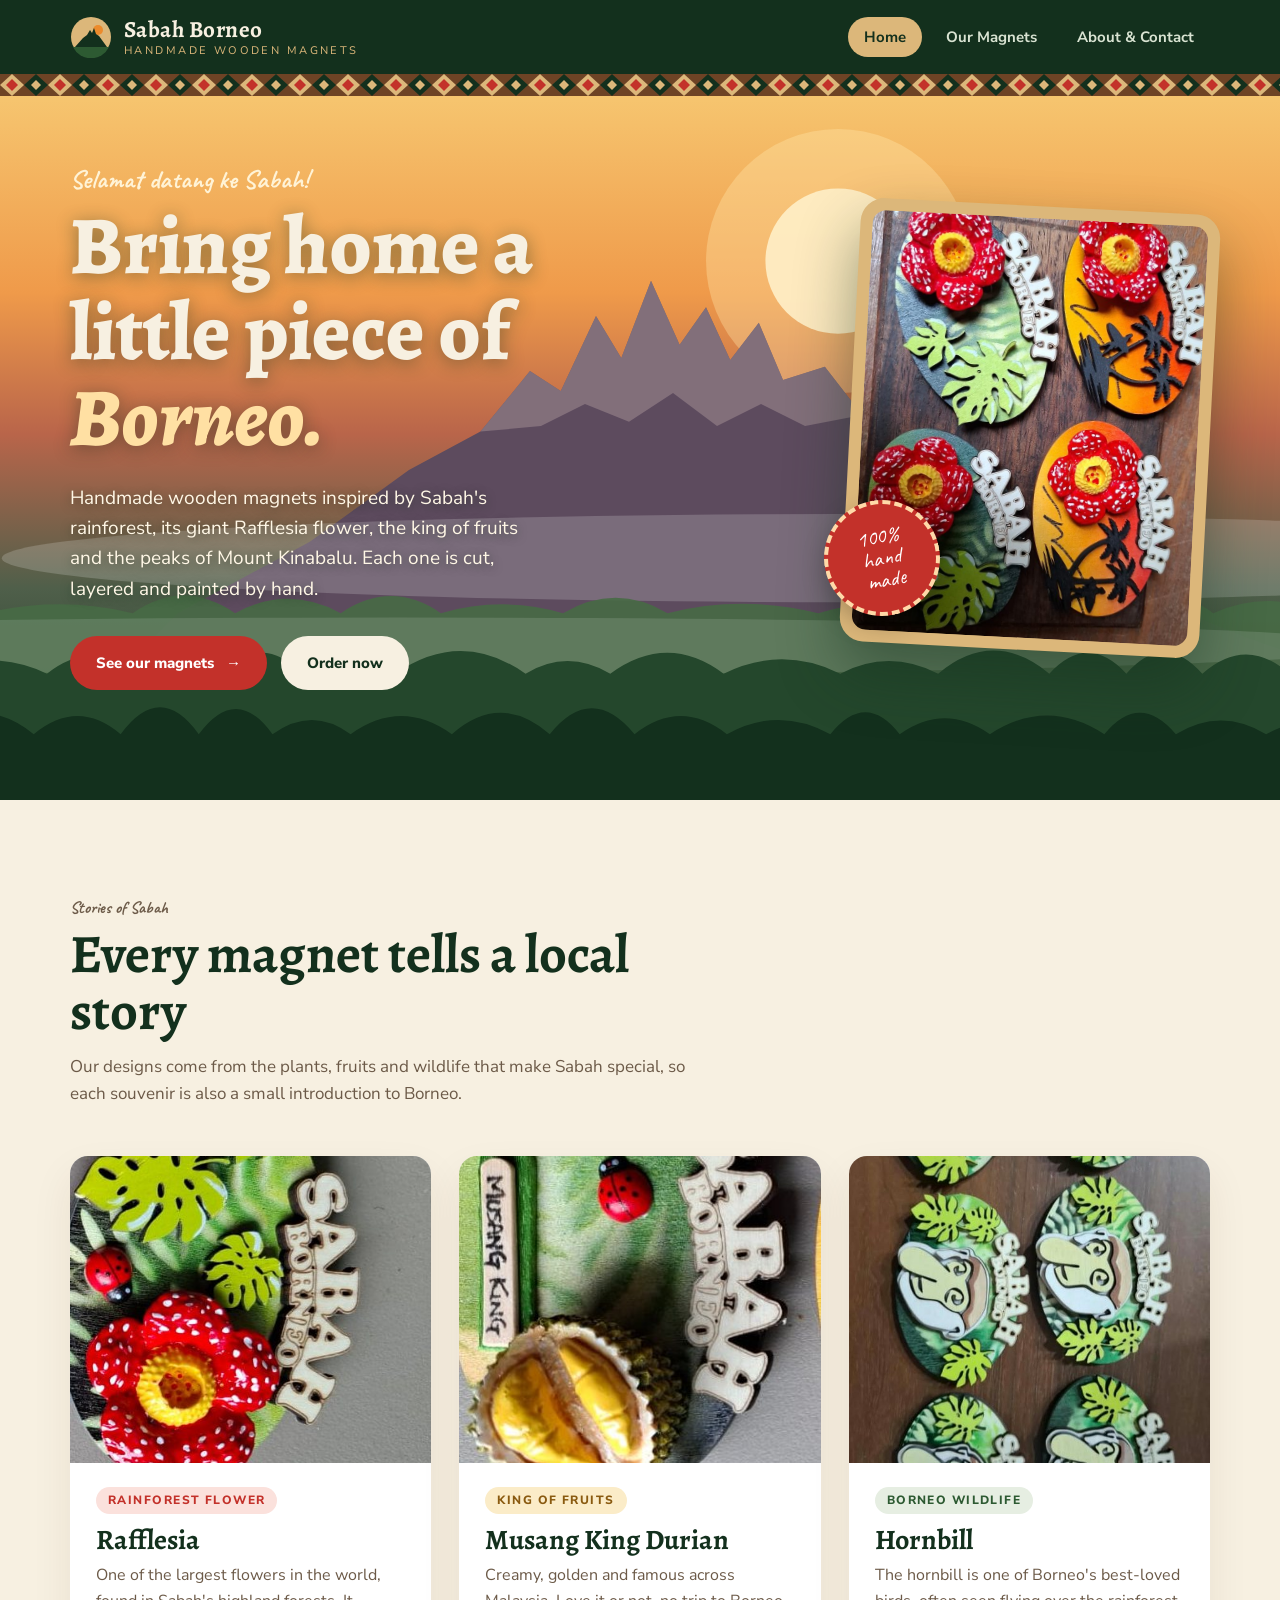
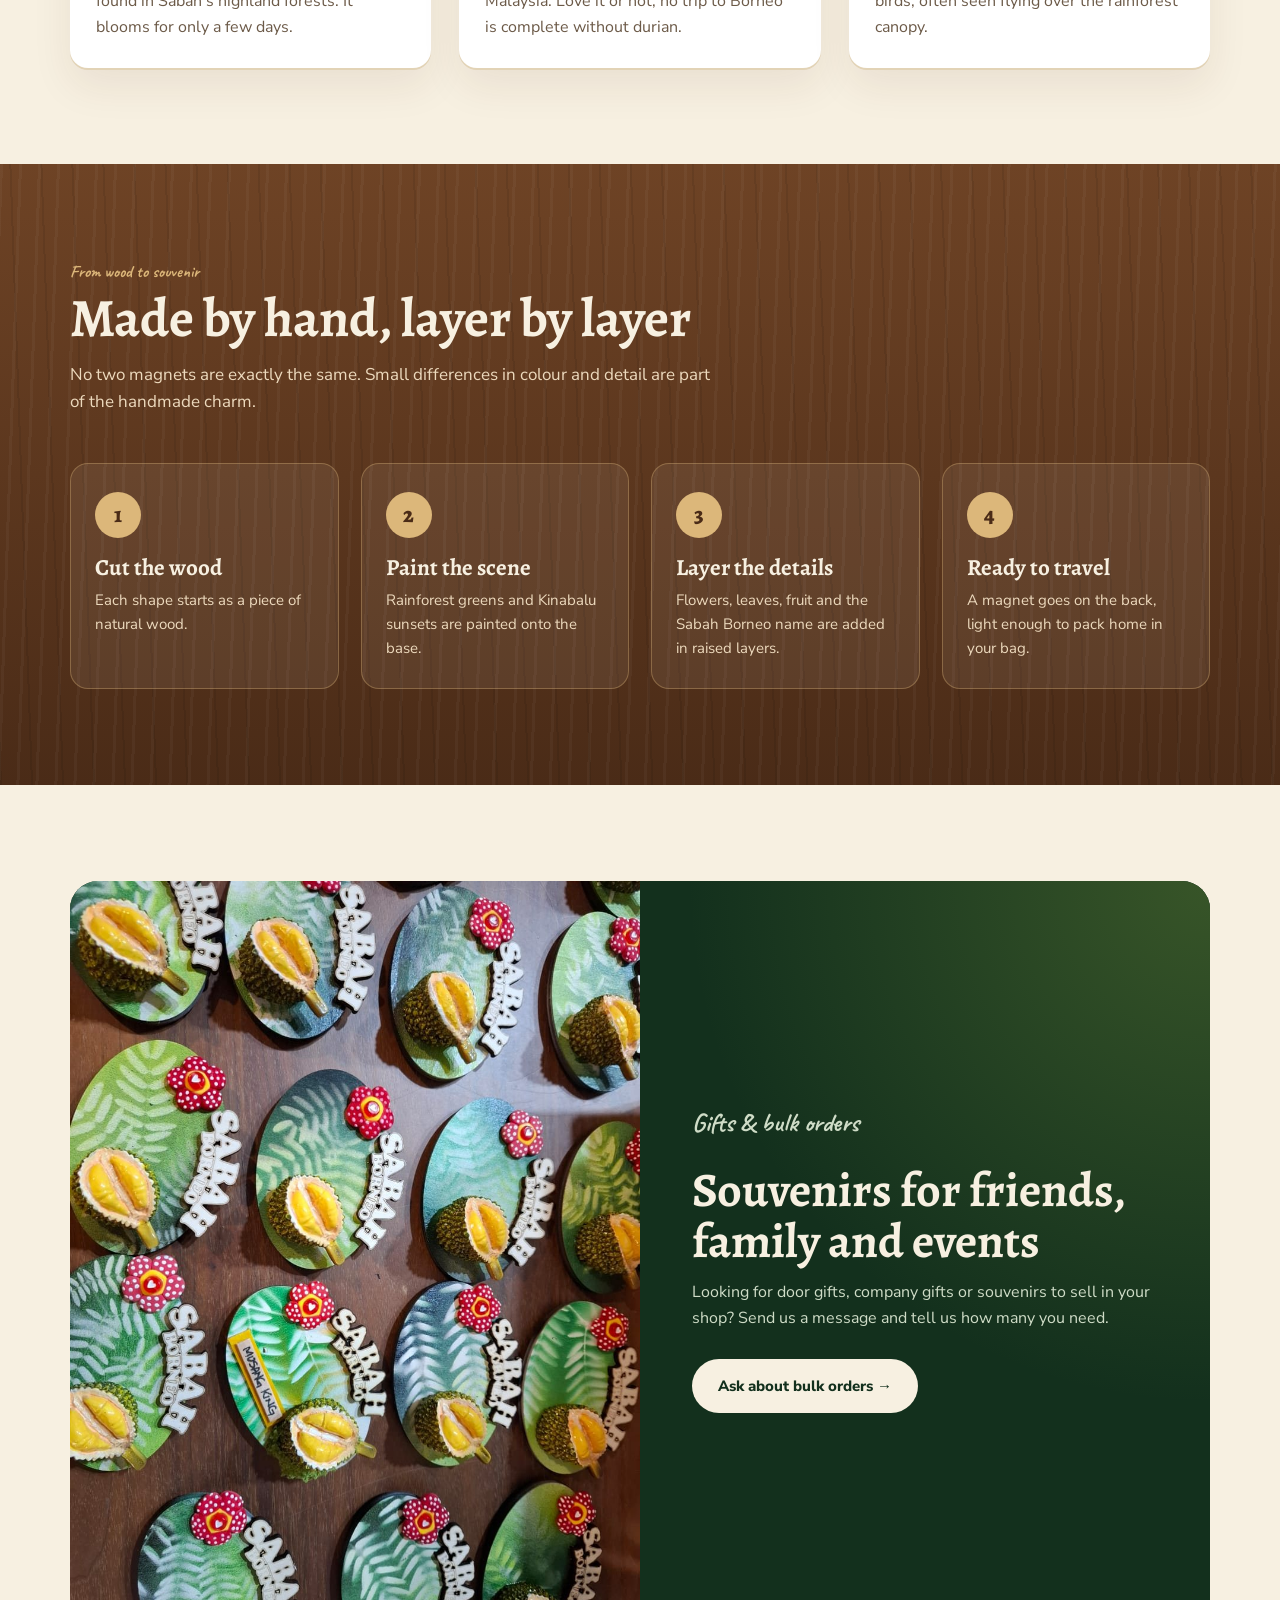
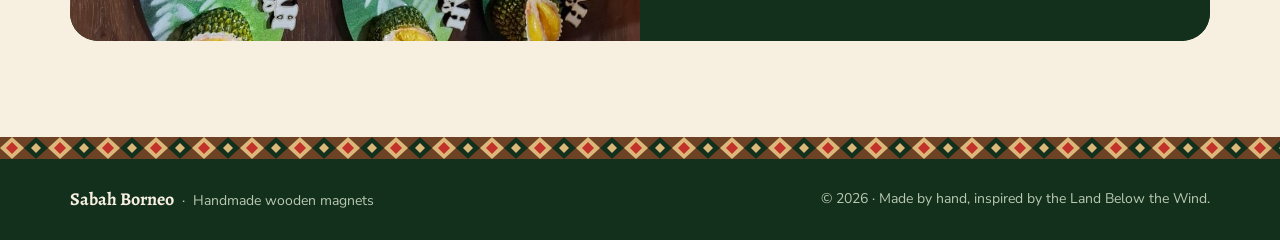
<file: index.html>
<!doctype html>
<html lang="en">
<head>
  <meta charset="utf-8">
  <meta name="viewport" content="width=device-width, initial-scale=1">
  <meta name="description" content="Handmade wooden fridge magnets inspired by Sabah, Borneo: Rafflesia, Musang King durian, hornbills and Mount Kinabalu.">
  <title>Sabah Borneo — Handmade Wooden Magnets</title>
  <link rel="stylesheet" href="styles.css">
</head>
<body>
  <header class="site-header">
    <div class="container nav-wrap">
      <a class="brand" href="index.html" aria-label="Sabah Borneo Magnets home">
        <svg class="brand-mark" viewBox="0 0 42 42" aria-hidden="true"><circle cx="21" cy="21" r="20" fill="#dcb77a"/><circle cx="28" cy="14" r="5" fill="#ec8b2c"/><path d="M5 31 L13 22 L17 19 L20 14 L22 17 L24 12 L26 18 L29 20 L37 31 Z" fill="#13301d"/><path d="M3 31 H39 A20 20 0 0 1 3 31Z" fill="#2d5a32"/></svg>
        <span class="brand-text"><strong>Sabah Borneo</strong><small>Handmade wooden magnets</small></span>
      </a>
      <button class="menu-toggle" type="button" aria-expanded="false" aria-controls="site-nav">Menu</button>
      <nav id="site-nav" class="site-nav" aria-label="Primary navigation"><a class="active" href="index.html">Home</a><a href="product.html">Our Magnets</a><a href="about.html">About & Contact</a></nav>
    </div>
  </header>
  <div class="motif-strip" aria-hidden="true"></div>

  <main>
    <section class="hero-scene">
      <svg class="scene-svg" viewBox="0 0 1440 640" preserveAspectRatio="xMidYMax slice" aria-hidden="true"><circle cx="900" cy="150" r="120" fill="#ffe7ad" opacity=".35"/><circle cx="900" cy="150" r="66" fill="#fff0c8" opacity=".9"/><g transform="translate(-170 0)"><path d="M300 640 L470 470 L590 405 L680 340 L745 305 L790 250 L818 268 L850 200 L873 238 L900 168 L926 226 L950 192 L972 240 L998 206 L1020 258 L1058 246 L1092 290 L1160 335 L1250 395 L1350 455 L1440 492 L1640 560 L1640 640 Z" fill="#5d4b5e"/><path d="M745 305 L790 250 L818 268 L850 200 L873 238 L900 168 L926 226 L950 192 L972 240 L998 206 L1020 258 L1058 246 L1092 290 L1040 300 L1000 280 L960 300 L920 270 L880 296 L840 280 L800 300 Z" fill="#a08d92" opacity=".55"/></g><ellipse cx="900" cy="420" rx="760" ry="40" fill="#fff" opacity=".18"/><path d="M0 640 L0 470 q62 -19 125 0 q67 -16 134 0 q46 -32 93 0 q48 -26 96 0 q46 -31 91 0 q56 -16 111 0 q48 -28 95 0 q68 -17 137 0 q57 -17 114 0 q77 -28 154 0 q46 -33 91 0 q50 -22 99 0 q46 -33 91 0 q67 -16 134 0 L1440 640 Z" fill="#476b45" opacity="0.9"/><ellipse cx="500" cy="500" rx="900" ry="26" fill="#fff" opacity=".12"/><path d="M0 640 L0 525 q40 -21 80 0 q50 -24 101 0 q42 -33 84 0 q38 -37 75 0 q36 -38 73 0 q42 -37 85 0 q59 -41 118 0 q38 -23 77 0 q52 -38 103 0 q53 -26 106 0 q44 -23 89 0 q50 -42 101 0 q35 -38 70 0 q34 -39 69 0 q40 -35 79 0 q54 -37 109 0 q46 -44 93 0 L1440 640 Z" fill="#24472c" opacity="1"/><path d="M0 640 L0 580 q38 -38 76 0 q46 -38 93 0 q40 -33 79 0 q36 -49 71 0 q34 -46 67 0 q36 -26 71 0 q46 -33 92 0 q44 -39 89 0 q38 -47 77 0 q42 -33 84 0 q47 -26 94 0 q32 -40 63 0 q41 -29 82 0 q52 -34 104 0 q32 -39 65 0 q41 -25 82 0 q49 -26 98 0 q52 -41 104 0 L1440 640 Z" fill="#13301d" opacity="1"/></svg>
      <div class="container hero-inner">
        <div class="hero-copy">
          <p class="eyebrow">Selamat datang ke Sabah!</p>
          <h1>Bring home a little piece of <em>Borneo.</em></h1>
          <p class="hero-text">Handmade wooden magnets inspired by Sabah's rainforest, its giant Rafflesia flower, the king of fruits and the peaks of Mount Kinabalu. Each one is cut, layered and painted by hand.</p>
          <div class="button-row">
            <a class="button button-red" href="product.html">See our magnets <span>→</span></a>
            <a class="button button-cream" href="about.html#contact">Order now</a>
          </div>
        </div>
        <div class="hero-photo">
          <div class="frame"><img src="images/rafflesia-set.jpg" alt="Four handmade Rafflesia wooden magnets with rainforest and sunset backgrounds" width="720" height="1280"></div>
          <div class="stamp">100%<br>hand<br>made</div>
        </div>
      </div>
    </section>

    <section class="section container">
      <div class="section-head">
        <p class="eyebrow">Stories of Sabah</p>
        <h2>Every magnet tells a local story</h2>
        <p>Our designs come from the plants, fruits and wildlife that make Sabah special, so each souvenir is also a small introduction to Borneo.</p>
      </div>
      <div class="story-grid">
        <a class="story-card" href="product.html#rafflesia">
          <img src="images/rafflesia-rainforest.jpg" alt="Rafflesia magnet on a rainforest background" loading="lazy">
          <div class="story-body"><span class="tag red">Rainforest flower</span><h3>Rafflesia</h3><p>One of the largest flowers in the world, found in Sabah's highland forests. It blooms for only a few days.</p></div>
        </a>
        <a class="story-card" href="product.html#durian">
          <img src="images/durian-musang-king.jpg" alt="Musang King durian magnet with a small Rafflesia and ladybird" loading="lazy">
          <div class="story-body"><span class="tag gold">King of fruits</span><h3>Musang King Durian</h3><p>Creamy, golden and famous across Malaysia. Love it or not, no trip to Borneo is complete without durian.</p></div>
        </a>
        <a class="story-card" href="product.html#hornbill">
          <img src="images/hornbill-set.jpg" alt="Set of six hornbill wooden magnets with monstera leaves" loading="lazy">
          <div class="story-body"><span class="tag">Borneo wildlife</span><h3>Hornbill</h3><p>The hornbill is one of Borneo's best-loved birds, often seen flying over the rainforest canopy.</p></div>
        </a>
      </div>
    </section>

    <section class="section wood-band">
      <div class="container">
        <div class="section-head">
          <p class="eyebrow" style="color:var(--rattan)">From wood to souvenir</p>
          <h2>Made by hand, layer by layer</h2>
          <p>No two magnets are exactly the same. Small differences in colour and detail are part of the handmade charm.</p>
        </div>
        <div class="steps">
          <div class="step"><h3>Cut the wood</h3><p>Each shape starts as a piece of natural wood.</p></div>
          <div class="step"><h3>Paint the scene</h3><p>Rainforest greens and Kinabalu sunsets are painted onto the base.</p></div>
          <div class="step"><h3>Layer the details</h3><p>Flowers, leaves, fruit and the Sabah Borneo name are added in raised layers.</p></div>
          <div class="step"><h3>Ready to travel</h3><p>A magnet goes on the back, light enough to pack home in your bag.</p></div>
        </div>
      </div>
    </section>

    <section class="section container">
      <div class="banner">
        <img src="images/durian-collection.jpg" alt="A table full of handmade durian wooden magnets" loading="lazy">
        <div class="banner-copy">
          <p class="eyebrow">Gifts &amp; bulk orders</p>
          <h2>Souvenirs for friends, family and events</h2>
          <p>Looking for door gifts, company gifts or souvenirs to sell in your shop? Send us a message and tell us how many you need.</p>
          <div class="button-row"><a class="button button-cream" href="about.html#contact">Ask about bulk orders →</a></div>
        </div>
      </div>
    </section>
  </main>
  <div class="motif-strip" aria-hidden="true"></div>
  <footer class="site-footer">
    <div class="container footer-row">
      <span><strong>Sabah Borneo</strong> &nbsp;·&nbsp; Handmade wooden magnets</span>
      <span>© <span data-year></span> · Made by hand, inspired by the Land Below the Wind.</span>
    </div>
  </footer>
  <script src="script.js"></script>
</body>
</html>
</file>
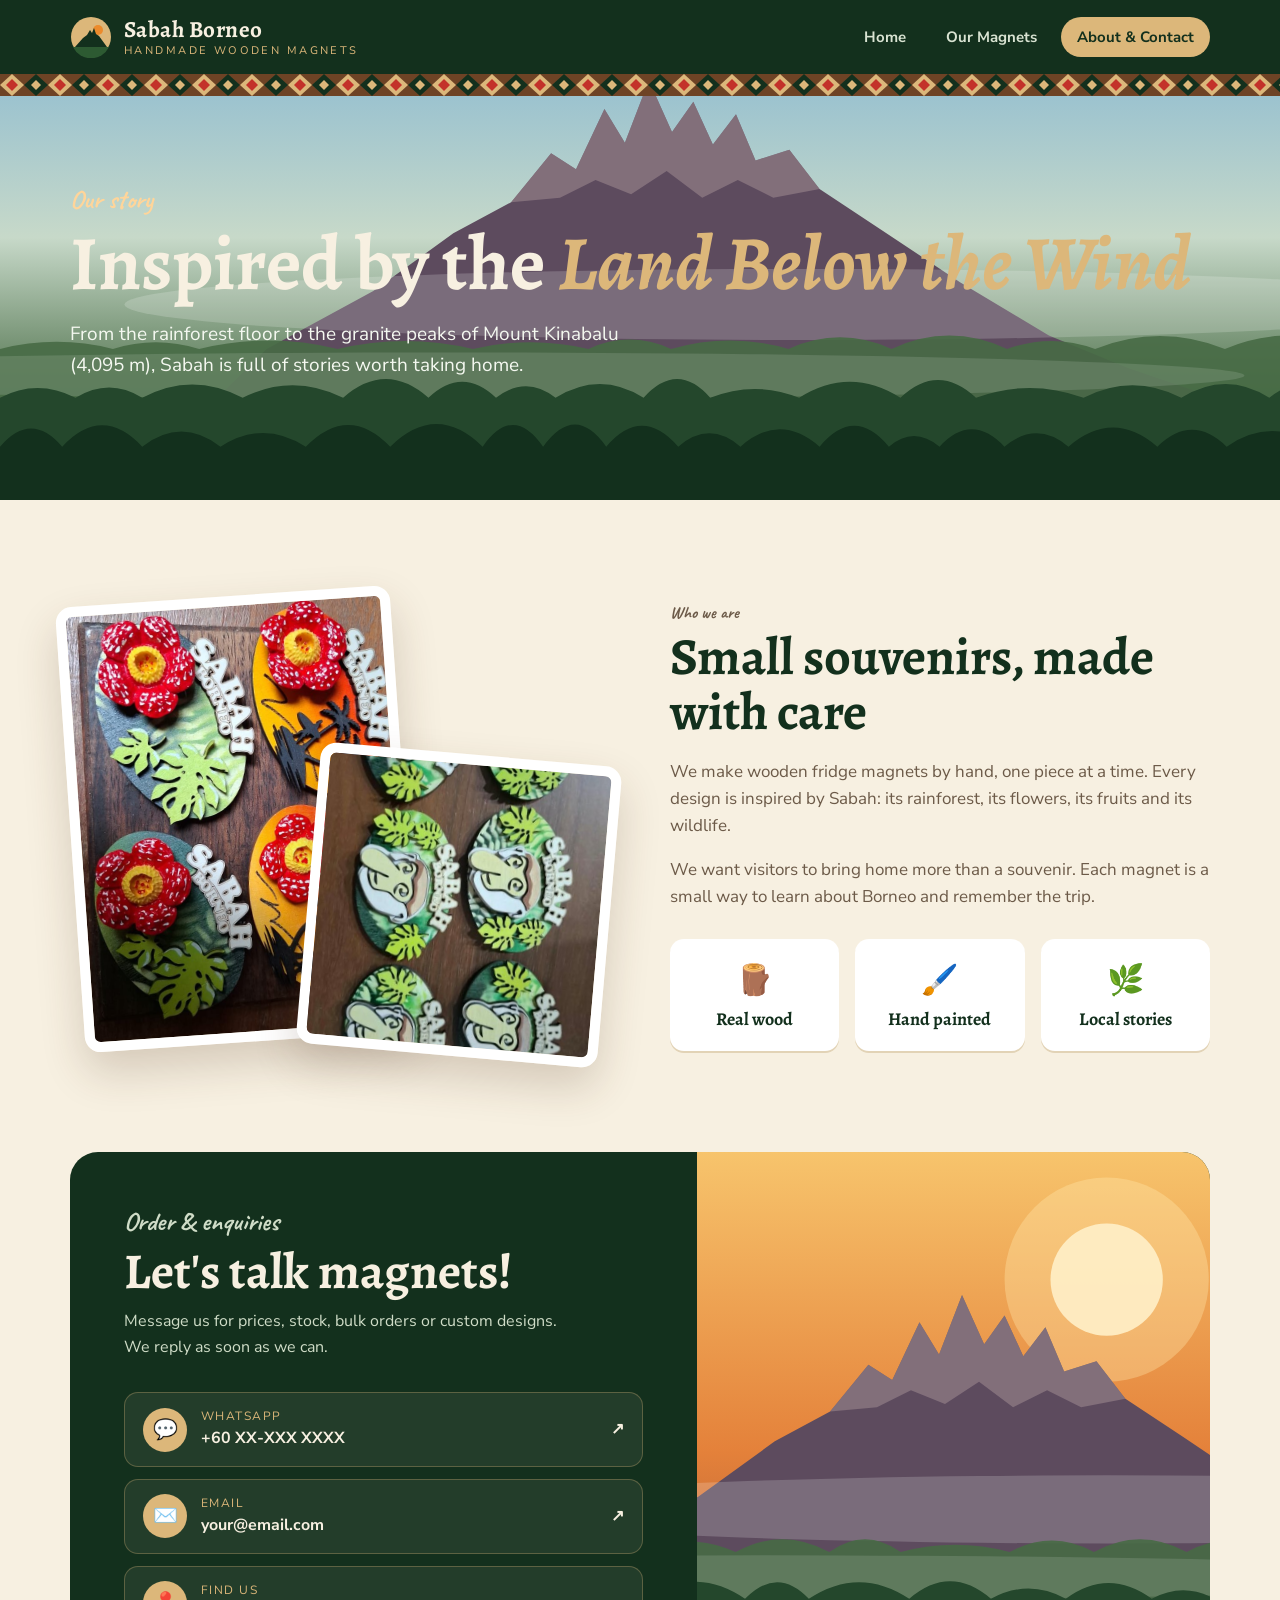
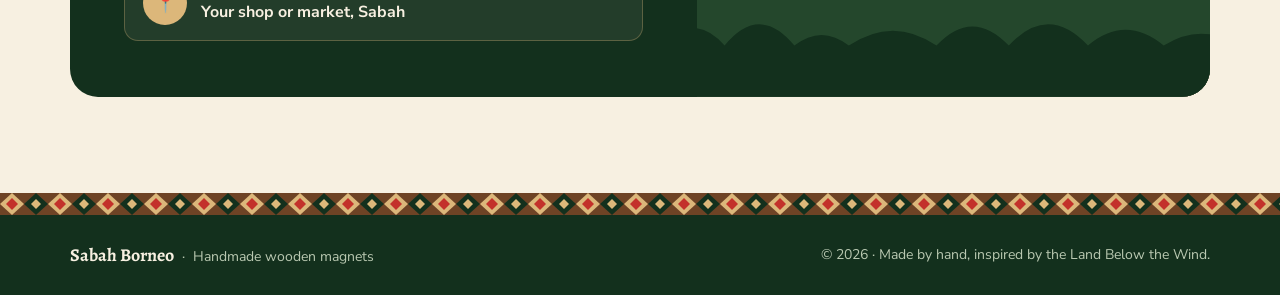
<file: about.html>
<!doctype html>
<html lang="en">
<head>
  <meta charset="utf-8">
  <meta name="viewport" content="width=device-width, initial-scale=1">
  <meta name="description" content="The story behind our handmade Sabah Borneo wooden magnets, and how to order.">
  <title>About & Contact — Sabah Borneo Handmade Wooden Magnets</title>
  <link rel="stylesheet" href="styles.css">
</head>
<body>
  <header class="site-header">
    <div class="container nav-wrap">
      <a class="brand" href="index.html" aria-label="Sabah Borneo Magnets home">
        <svg class="brand-mark" viewBox="0 0 42 42" aria-hidden="true"><circle cx="21" cy="21" r="20" fill="#dcb77a"/><circle cx="28" cy="14" r="5" fill="#ec8b2c"/><path d="M5 31 L13 22 L17 19 L20 14 L22 17 L24 12 L26 18 L29 20 L37 31 Z" fill="#13301d"/><path d="M3 31 H39 A20 20 0 0 1 3 31Z" fill="#2d5a32"/></svg>
        <span class="brand-text"><strong>Sabah Borneo</strong><small>Handmade wooden magnets</small></span>
      </a>
      <button class="menu-toggle" type="button" aria-expanded="false" aria-controls="site-nav">Menu</button>
      <nav id="site-nav" class="site-nav" aria-label="Primary navigation"><a href="index.html">Home</a><a href="product.html">Our Magnets</a><a class="active" href="about.html">About & Contact</a></nav>
    </div>
  </header>
  <div class="motif-strip" aria-hidden="true"></div>

  <main>
    <section class="page-hero kinabalu">
      <svg class="scene-svg" viewBox="0 0 1440 640" preserveAspectRatio="xMidYMax slice" aria-hidden="true"><g transform="translate(-170 0)"><path d="M300 640 L470 470 L590 405 L680 340 L745 305 L790 250 L818 268 L850 200 L873 238 L900 168 L926 226 L950 192 L972 240 L998 206 L1020 258 L1058 246 L1092 290 L1160 335 L1250 395 L1350 455 L1440 492 L1640 560 L1640 640 Z" fill="#5d4b5e"/><path d="M745 305 L790 250 L818 268 L850 200 L873 238 L900 168 L926 226 L950 192 L972 240 L998 206 L1020 258 L1058 246 L1092 290 L1040 300 L1000 280 L960 300 L920 270 L880 296 L840 280 L800 300 Z" fill="#a08d92" opacity=".55"/></g><ellipse cx="900" cy="420" rx="760" ry="40" fill="#fff" opacity=".18"/><path d="M0 640 L0 470 q64 -16 127 0 q48 -15 97 0 q78 -19 156 0 q76 -18 152 0 q65 -15 130 0 q46 -21 93 0 q66 -19 132 0 q58 -26 116 0 q65 -30 130 0 q50 -18 99 0 q73 -29 146 0 q72 -30 145 0 L1440 640 Z" fill="#476b45" opacity="0.9"/><ellipse cx="500" cy="500" rx="900" ry="26" fill="#fff" opacity=".12"/><path d="M0 640 L0 525 q42 -22 85 0 q38 -23 75 0 q56 -30 113 0 q56 -28 113 0 q48 -42 96 0 q38 -36 76 0 q34 -26 67 0 q50 -31 99 0 q38 -42 75 0 q50 -20 100 0 q57 -36 114 0 q42 -40 85 0 q60 -22 121 0 q55 -28 110 0 q50 -31 99 0 q38 -31 76 0 L1440 640 Z" fill="#24472c" opacity="1"/><path d="M0 640 L0 580 q35 -41 70 0 q45 -48 90 0 q44 -34 88 0 q48 -31 96 0 q48 -49 95 0 q52 -51 104 0 q34 -49 68 0 q36 -50 71 0 q40 -47 81 0 q35 -30 70 0 q44 -39 89 0 q39 -47 78 0 q28 -24 57 0 q36 -39 73 0 q36 -30 72 0 q50 -43 100 0 q39 -38 78 0 q51 -35 102 0 L1440 640 Z" fill="#13301d" opacity="1"/></svg>
      <div class="container">
        <p class="eyebrow">Our story</p>
        <h1>Inspired by the <em>Land Below the Wind</em></h1>
        <p class="lead">From the rainforest floor to the granite peaks of Mount Kinabalu (4,095 m), Sabah is full of stories worth taking home.</p>
      </div>
    </section>

    <section class="section container">
      <div class="about-grid">
        <div class="about-photos">
          <img class="p1" src="images/rafflesia-set.jpg" alt="Four Rafflesia wooden magnets" loading="lazy">
          <img class="p2" src="images/hornbill-set.jpg" alt="Hornbill wooden magnets" loading="lazy">
        </div>
        <div class="about-copy">
          <p class="eyebrow">Who we are</p>
          <h2>Small souvenirs, made with care</h2>
          <p>We make wooden fridge magnets by hand, one piece at a time. Every design is inspired by Sabah: its rainforest, its flowers, its fruits and its wildlife.</p>
          <p>We want visitors to bring home more than a souvenir. Each magnet is a small way to learn about Borneo and remember the trip.</p>
          <div class="values">
            <div class="value"><span aria-hidden="true">🪵</span><strong>Real wood</strong></div>
            <div class="value"><span aria-hidden="true">🖌️</span><strong>Hand painted</strong></div>
            <div class="value"><span aria-hidden="true">🌿</span><strong>Local stories</strong></div>
          </div>
        </div>
      </div>
    </section>

    <section class="section container" id="contact" style="padding-top:0">
      <div class="contact-card">
        <div class="contact-main">
          <p class="eyebrow">Order &amp; enquiries</p>
          <h2>Let's talk magnets!</h2>
          <p>Message us for prices, stock, bulk orders or custom designs. We reply as soon as we can.</p>
          <div class="contact-links">
            <!-- EDIT: replace 60XXXXXXXXX with your WhatsApp number (country code, no + or spaces) -->
            <a href="https://wa.me/60XXXXXXXXX" target="_blank" rel="noopener"><span class="ic" aria-hidden="true">💬</span><span><small>WhatsApp</small><strong>+60 XX-XXX XXXX</strong></span><b>↗</b></a>
            <!-- EDIT: replace with your email -->
            <a href="mailto:your@email.com"><span class="ic" aria-hidden="true">✉️</span><span><small>Email</small><strong>your@email.com</strong></span><b>↗</b></a>
            <!-- EDIT: replace with your shop / market location -->
            <a href="#contact"><span class="ic" aria-hidden="true">📍</span><span><small>Find us</small><strong>Your shop or market, Sabah</strong></span><b></b></a>
          </div>
        </div>
        <div class="contact-art" aria-hidden="true"><svg class="scene-svg" viewBox="0 0 1440 640" preserveAspectRatio="xMidYMax slice" aria-hidden="true"><circle cx="900" cy="150" r="120" fill="#ffe7ad" opacity=".35"/><circle cx="900" cy="150" r="66" fill="#fff0c8" opacity=".9"/><g transform="translate(-170 0)"><path d="M300 640 L470 470 L590 405 L680 340 L745 305 L790 250 L818 268 L850 200 L873 238 L900 168 L926 226 L950 192 L972 240 L998 206 L1020 258 L1058 246 L1092 290 L1160 335 L1250 395 L1350 455 L1440 492 L1640 560 L1640 640 Z" fill="#5d4b5e"/><path d="M745 305 L790 250 L818 268 L850 200 L873 238 L900 168 L926 226 L950 192 L972 240 L998 206 L1020 258 L1058 246 L1092 290 L1040 300 L1000 280 L960 300 L920 270 L880 296 L840 280 L800 300 Z" fill="#a08d92" opacity=".55"/></g><ellipse cx="900" cy="420" rx="760" ry="40" fill="#fff" opacity=".18"/><path d="M0 640 L0 470 q65 -17 130 0 q56 -18 112 0 q56 -30 113 0 q54 -25 109 0 q55 -30 110 0 q42 -30 84 0 q64 -17 128 0 q50 -27 99 0 q54 -30 109 0 q53 -28 106 0 q63 -17 126 0 q67 -29 134 0 q68 -17 135 0 L1440 640 Z" fill="#476b45" opacity="0.9"/><ellipse cx="500" cy="500" rx="900" ry="26" fill="#fff" opacity=".12"/><path d="M0 640 L0 525 q56 -25 112 0 q38 -24 76 0 q34 -24 67 0 q52 -34 103 0 q58 -40 117 0 q38 -39 75 0 q59 -39 118 0 q48 -41 96 0 q44 -24 88 0 q50 -37 101 0 q37 -20 74 0 q33 -43 66 0 q54 -23 107 0 q50 -43 99 0 q37 -33 74 0 q60 -26 121 0 L1440 640 Z" fill="#24472c" opacity="1"/><path d="M0 640 L0 580 q34 -24 69 0 q36 -30 72 0 q37 -40 74 0 q36 -48 71 0 q46 -34 93 0 q36 -41 72 0 q41 -50 82 0 q32 -25 64 0 q52 -35 103 0 q42 -45 85 0 q46 -50 93 0 q44 -37 89 0 q44 -28 88 0 q45 -28 90 0 q44 -40 89 0 q28 -51 57 0 q42 -48 84 0 q34 -43 67 0 L1440 640 Z" fill="#13301d" opacity="1"/></svg></div>
      </div>
    </section>
  </main>
  <div class="motif-strip" aria-hidden="true"></div>
  <footer class="site-footer">
    <div class="container footer-row">
      <span><strong>Sabah Borneo</strong> &nbsp;·&nbsp; Handmade wooden magnets</span>
      <span>© <span data-year></span> · Made by hand, inspired by the Land Below the Wind.</span>
    </div>
  </footer>
  <script src="script.js"></script>
</body>
</html>
</file>
<file: styles.css>
@import url('https://fonts.googleapis.com/css2?family=Alegreya:ital,wght@0,500;0,700;0,800;1,500;1,700&family=Nunito+Sans:wght@400;600;700;800&family=Caveat:wght@600;700&display=swap');

/* ===== Sabah Borneo palette ===== */
:root {
  --jungle: #13301d;      /* deep rainforest */
  --leaf: #2d5a32;        /* canopy green */
  --moss: #7c9a3d;        /* young leaf */
  --mist: #e6eee2;        /* morning mist */
  --kayu: #6e4325;        /* wood brown */
  --kayu-dark: #4a2b17;
  --rattan: #dcb77a;      /* rattan / plywood */
  --cream: #f7f0e1;
  --rafflesia: #c3312a;   /* rafflesia red */
  --sunset: #ec8b2c;      /* Kinabalu sunset */
  --ink: #23180f;
  --muted: #6c5a48;
  --line: #e2d3b6;
  --radius: 18px;
  /* Borneo-inspired geometric border (diamonds + hooks) */
  --motif: url("data:image/svg+xml,%3Csvg xmlns='http://www.w3.org/2000/svg' width='48' height='22' viewBox='0 0 48 22'%3E%3Crect width='48' height='22' fill='%236e4325'/%3E%3Cpath d='M0 11 L12 0 L24 11 L12 22 Z' fill='%23dcb77a'/%3E%3Cpath d='M12 5 L18 11 L12 17 L6 11 Z' fill='%23c3312a'/%3E%3Cpath d='M24 11 L36 0 L48 11 L36 22 Z' fill='%2313301d'/%3E%3Cpath d='M36 6 L41 11 L36 16 L31 11 Z' fill='%23dcb77a'/%3E%3C/svg%3E");
}

* { box-sizing: border-box; }
html { scroll-behavior: smooth; }
body { margin: 0; color: var(--ink); background: var(--cream); font-family: 'Nunito Sans', sans-serif; line-height: 1.6; }
img { max-width: 100%; display: block; }
a { color: inherit; text-decoration: none; }
h1, h2, h3 { font-family: 'Alegreya', serif; margin-top: 0; line-height: 1.05; }
p { margin-top: 0; }
.container { width: min(1140px, calc(100% - 64px)); margin: 0 auto; }
.motif-strip { height: 22px; background: var(--motif) repeat-x; }

/* ===== Header ===== */
.site-header { background: var(--jungle); color: var(--cream); position: relative; z-index: 5; }
.nav-wrap { display: flex; align-items: center; justify-content: space-between; padding: 16px 0; }
.brand { display: flex; align-items: center; gap: 12px; }
.brand-mark { width: 42px; height: 42px; flex: none; }
.brand-text { display: flex; flex-direction: column; line-height: 1; }
.brand-text strong { font-family: 'Alegreya', serif; font-size: 23px; letter-spacing: .02em; }
.brand-text small { font-size: 11px; letter-spacing: .22em; text-transform: uppercase; color: var(--rattan); margin-top: 4px; }
.site-nav { display: flex; gap: 8px; font-weight: 700; font-size: 15px; }
.site-nav a { padding: 8px 16px; border-radius: 999px; color: #d9e3d2; transition: background .2s, color .2s; }
.site-nav a:hover { background: rgba(255,255,255,.08); color: #fff; }
.site-nav a.active { background: var(--rattan); color: var(--jungle); }
.menu-toggle { display: none; border: 2px solid var(--rattan); color: var(--rattan); background: transparent; font: 700 14px 'Nunito Sans', sans-serif; padding: 6px 14px; border-radius: 999px; cursor: pointer; }

/* ===== Buttons & labels ===== */
.eyebrow { display: inline-block; font-family: 'Caveat', cursive; font-size: 26px; font-weight: 700; color: var(--sunset); margin: 0 0 8px; line-height: 1.1; }
.button { display: inline-flex; align-items: center; gap: 12px; padding: 15px 26px; border-radius: 999px; font-weight: 800; font-size: 15px; transition: transform .2s, box-shadow .2s; }
.button:hover { transform: translateY(-2px); box-shadow: 0 10px 22px rgba(0,0,0,.18); }
.button-red { background: var(--rafflesia); color: #fff; }
.button-cream { background: var(--cream); color: var(--jungle); }
.button-outline { border: 2px solid currentColor; }
.button-row { display: flex; flex-wrap: wrap; gap: 14px; }

/* ===== Home hero: Mount Kinabalu + rainforest ===== */
.hero-scene { position: relative; overflow: hidden; color: var(--cream);
  background: linear-gradient(180deg, #f6c56f 0%, #ef9a4a 28%, #b9654a 48%, #4f5f4a 70%, var(--jungle) 100%); }
.scene-svg { position: absolute; inset: auto 0 0 0; width: 100%; height: 100%; pointer-events: none; }
.hero-inner { position: relative; z-index: 2; display: grid; grid-template-columns: 1.1fr .9fr; gap: 48px; align-items: center; min-height: 640px; padding: 70px 0 110px; }
.hero-copy h1 { font-size: clamp(46px, 6.4vw, 84px); font-weight: 800; margin-bottom: 22px; text-shadow: 0 3px 18px rgba(19,48,29,.45); }
.hero-copy h1 em { color: #ffe0a3; font-style: italic; }
.hero-copy .eyebrow { color: #fff3d6; }
.hero-text { font-size: 19px; max-width: 470px; margin-bottom: 32px; color: #fff7e6; text-shadow: 0 2px 10px rgba(19,48,29,.5); }
.hero-photo { position: relative; justify-self: end; width: min(360px, 100%); }
.hero-photo .frame { background: var(--rattan); padding: 12px; border-radius: 24px; transform: rotate(3deg); box-shadow: 0 30px 60px rgba(19,48,29,.45); }
.hero-photo img { border-radius: 14px; aspect-ratio: 4/5; object-fit: cover; width: 100%; height: auto; }
.stamp { position: absolute; left: -26px; bottom: 34px; width: 116px; height: 116px; border-radius: 50%; background: var(--rafflesia); color: #fff; display: grid; place-items: center; text-align: center; font-family: 'Caveat', cursive; font-size: 22px; line-height: 1; transform: rotate(-12deg); border: 4px dashed #ffd9a8; box-shadow: 0 10px 24px rgba(0,0,0,.25); }
.peak-label { position: absolute; z-index: 2; font-family: 'Caveat', cursive; font-size: 20px; color: #fff3d6; opacity: .9; }

/* ===== Section basics ===== */
.section { padding: 96px 0; }
.section-head { max-width: 640px; margin-bottom: 48px; }
.section-head h2 { font-size: clamp(34px, 4.5vw, 54px); color: var(--jungle); margin-bottom: 14px; }
.section-head p { color: var(--muted); font-size: 17px; }
.center { text-align: center; margin-left: auto; margin-right: auto; }

/* ===== Story cards ===== */
.story-grid { display: grid; grid-template-columns: repeat(3, 1fr); gap: 28px; }
.story-card { background: #fff; border-radius: var(--radius); overflow: hidden; box-shadow: 0 2px 0 var(--line), 0 18px 40px rgba(74,43,23,.08); transition: transform .25s; }
.story-card:hover { transform: translateY(-6px); }
.story-card img { width: 100%; aspect-ratio: 4/3.4; object-fit: cover; background: #ccc; }
.story-body { padding: 24px 26px 28px; }
.tag { display: inline-block; font-size: 12px; font-weight: 800; text-transform: uppercase; letter-spacing: .12em; padding: 4px 12px; border-radius: 999px; background: var(--mist); color: var(--leaf); margin-bottom: 12px; }
.tag.red { background: #fbe1dc; color: var(--rafflesia); }
.tag.gold { background: #fbecc8; color: #8a5a10; }
.story-body h3 { font-size: 28px; color: var(--jungle); margin-bottom: 8px; }
.story-body p { color: var(--muted); margin: 0; }

/* ===== Wood band (how it's made) ===== */
.wood-band { color: var(--cream); background:
  repeating-linear-gradient(92deg, rgba(255,255,255,.035) 0 3px, transparent 3px 19px),
  repeating-linear-gradient(88deg, rgba(0,0,0,.08) 0 2px, transparent 2px 31px),
  linear-gradient(180deg, var(--kayu), var(--kayu-dark)); }
.wood-band .section-head h2 { color: var(--cream); }
.wood-band .section-head p { color: #ecd9bd; }
.steps { display: grid; grid-template-columns: repeat(4, 1fr); gap: 22px; counter-reset: step; }
.step { background: rgba(247,240,225,.08); border: 1px solid rgba(220,183,122,.35); border-radius: var(--radius); padding: 28px 24px; }
.step::before { counter-increment: step; content: counter(step); display: grid; place-items: center; width: 46px; height: 46px; border-radius: 50%; background: var(--rattan); color: var(--kayu-dark); font: 800 22px 'Alegreya', serif; margin-bottom: 18px; }
.step h3 { font-size: 23px; margin-bottom: 8px; }
.step p { color: #ecd9bd; margin: 0; font-size: 15px; }

/* ===== Banner with photo ===== */
.banner { display: grid; grid-template-columns: 1fr 1fr; border-radius: 28px; overflow: hidden; background: var(--jungle); color: var(--cream); }
.banner img { width: 100%; height: 100%; min-height: 380px; object-fit: cover; }
.banner-copy { padding: 56px 52px; display: flex; flex-direction: column; justify-content: center; background:
  radial-gradient(circle at 100% 0, rgba(124,154,61,.35), transparent 55%), var(--jungle); }
.banner-copy h2 { font-size: clamp(32px, 3.8vw, 48px); margin-bottom: 14px; }
.banner-copy p { color: #cfdcc7; margin-bottom: 28px; }

/* ===== Page hero (rainforest canopy) ===== */
.page-hero { position: relative; overflow: hidden; color: var(--cream); background: linear-gradient(180deg, #2f6b3c 0%, var(--leaf) 45%, var(--jungle) 100%); }
.page-hero .container { position: relative; z-index: 2; padding: 90px 0 120px; }
.page-hero h1 { font-size: clamp(46px, 6vw, 78px); margin-bottom: 16px; }
.page-hero h1 em { color: var(--rattan); }
.page-hero p.lead { font-size: 19px; max-width: 580px; color: #e3ecdc; margin: 0; }
.page-hero .eyebrow { color: #ffd59a; }
.page-hero.kinabalu { background: linear-gradient(180deg, #9cc3cf 0%, #c7d9c9 35%, #5d7d5a 70%, var(--jungle) 100%); }
.page-hero.kinabalu p.lead { color: #f4f8f0; }

/* ===== Product grid ===== */
.filters { display: flex; flex-wrap: wrap; gap: 10px; margin-bottom: 36px; }
.filter { border: 2px solid var(--line); background: #fff; color: var(--kayu); font: 800 14px 'Nunito Sans', sans-serif; padding: 9px 18px; border-radius: 999px; cursor: pointer; }
.filter:hover { border-color: var(--kayu); }
.filter.active { background: var(--jungle); border-color: var(--jungle); color: var(--cream); }
.product-grid { display: grid; grid-template-columns: repeat(3, 1fr); gap: 28px; }
.product-card { background: #fff; border-radius: var(--radius); overflow: hidden; display: flex; flex-direction: column; box-shadow: 0 2px 0 var(--line), 0 18px 40px rgba(74,43,23,.08); }
.product-card[hidden] { display: none; }
.product-photo { position: relative; padding: 0; border: 0; background: #ddd; cursor: zoom-in; display: block; width: 100%; }
.product-photo img { width: 100%; aspect-ratio: 1/1; object-fit: cover; transition: transform .4s; }
.product-photo:hover img { transform: scale(1.04); }
.product-photo .zoom { position: absolute; right: 12px; bottom: 12px; background: rgba(19,48,29,.8); color: #fff; font-size: 12px; font-weight: 700; padding: 4px 10px; border-radius: 999px; }
.product-info { padding: 22px 24px 26px; display: flex; flex-direction: column; align-items: flex-start; flex: 1; }
.product-info .fact { align-self: stretch; }
.product-info h3 { font-size: 26px; color: var(--jungle); margin-bottom: 8px; }
.product-info p { color: var(--muted); font-size: 15px; }
.fact { margin-top: auto; padding: 12px 14px; background: var(--mist); border-left: 4px solid var(--moss); border-radius: 8px; font-size: 14px; color: var(--leaf); margin-bottom: 18px; }
.fact b { font-family: 'Caveat', cursive; font-size: 20px; display: block; line-height: 1; margin-bottom: 2px; }
.ask { font-weight: 800; color: var(--rafflesia); font-size: 15px; }
.ask:hover { text-decoration: underline; }
.note-band { margin-top: 56px; padding: 26px 30px; border-radius: var(--radius); border: 2px dashed var(--rattan); background: #fff8ea; display: flex; gap: 18px; align-items: center; }
.note-band .icon { font-size: 34px; }
.note-band p { margin: 0; color: var(--muted); }

/* ===== Lightbox ===== */
.lightbox { position: fixed; inset: 0; background: rgba(12,26,16,.9); display: none; align-items: center; justify-content: center; z-index: 50; padding: 24px; }
.lightbox.open { display: flex; }
.lightbox img { max-height: 86vh; max-width: 92vw; border-radius: 12px; box-shadow: 0 20px 60px rgba(0,0,0,.5); }
.lightbox button { position: absolute; top: 18px; right: 18px; background: var(--cream); border: 0; border-radius: 999px; padding: 10px 16px; font: 800 14px 'Nunito Sans', sans-serif; cursor: pointer; }

/* ===== About ===== */
.about-grid { display: grid; grid-template-columns: 1fr 1fr; gap: 60px; align-items: center; }
.about-photos { position: relative; min-height: 460px; }
.about-photos img { position: absolute; border-radius: 16px; border: 10px solid #fff; box-shadow: 0 20px 44px rgba(74,43,23,.2); object-fit: cover; }
.about-photos .p1 { width: 62%; aspect-ratio: 3/4; left: 0; top: 0; transform: rotate(-4deg); }
.about-photos .p2 { width: 56%; aspect-ratio: 1/1; right: 0; bottom: 0; transform: rotate(5deg); }
.about-copy h2 { font-size: clamp(34px, 4.4vw, 52px); color: var(--jungle); margin-bottom: 18px; }
.about-copy p { color: var(--muted); font-size: 17px; }
.values { display: grid; grid-template-columns: repeat(3, 1fr); gap: 16px; margin-top: 28px; }
.value { background: #fff; border-radius: 14px; padding: 18px; text-align: center; box-shadow: 0 2px 0 var(--line); }
.value span { font-size: 30px; display: block; }
.value strong { font-family: 'Alegreya', serif; font-size: 18px; color: var(--jungle); }
.contact-card { display: grid; grid-template-columns: 1.1fr .9fr; border-radius: 28px; overflow: hidden; background: var(--jungle); color: var(--cream); }
.contact-main { padding: 56px 54px; }
.contact-main h2 { font-size: clamp(32px, 4vw, 50px); margin-bottom: 12px; }
.contact-main > p { color: #cfdcc7; max-width: 440px; }
.contact-links { margin-top: 32px; display: grid; gap: 12px; }
.contact-links a { display: grid; grid-template-columns: 44px 1fr auto; gap: 14px; align-items: center; padding: 14px 18px; border-radius: 14px; background: rgba(247,240,225,.07); border: 1px solid rgba(220,183,122,.3); transition: background .2s; }
.contact-links a:hover { background: rgba(247,240,225,.15); }
.contact-links .ic { width: 44px; height: 44px; border-radius: 50%; display: grid; place-items: center; background: var(--rattan); color: var(--jungle); font-size: 20px; }
.contact-links small { display: block; font-size: 12px; text-transform: uppercase; letter-spacing: .12em; color: var(--rattan); }
.contact-links strong { font-size: 16px; }
.contact-art { position: relative; min-height: 360px; background: linear-gradient(180deg, #f7c46c, #e4813a 55%, #9a4c33); overflow: hidden; }
.contact-art svg { position: absolute; inset: auto 0 0 0; width: 100%; height: 100%; }

/* ===== Footer ===== */
.site-footer { background: var(--jungle); color: #b9c8b1; font-size: 14px; }
.footer-row { display: flex; align-items: center; justify-content: space-between; gap: 20px; padding: 26px 0; }
.footer-row strong { color: var(--cream); font-family: 'Alegreya', serif; font-size: 18px; }

/* ===== Responsive ===== */
@media (max-width: 960px) {
  .hero-inner, .banner, .about-grid, .contact-card { grid-template-columns: 1fr; }
  .hero-inner { min-height: auto; padding: 60px 0 140px; gap: 56px; }
  .hero-photo { width: min(330px, 86%); justify-self: center; }
  .story-grid, .product-grid { grid-template-columns: repeat(2, 1fr); }
  .steps { grid-template-columns: repeat(2, 1fr); }
  .banner img { min-height: 280px; max-height: 380px; }
  .about-photos { min-height: 400px; max-width: 520px; width: 100%; margin: 0 auto; }
}
@media (max-width: 700px) {
  .container { width: calc(100% - 32px); }
  .menu-toggle { display: block; }
  .site-nav { display: none; position: absolute; top: 100%; left: 0; right: 0; padding: 14px 16px 20px; background: var(--jungle); flex-direction: column; gap: 6px; border-bottom: 4px solid var(--rattan); }
  .site-nav.open { display: flex; }
  .brand-text strong { font-size: 20px; }
  .section { padding: 68px 0; }
  .story-grid, .product-grid, .steps, .values { grid-template-columns: 1fr; }
  .hero-text, .page-hero p.lead { font-size: 17px; }
  .stamp { width: 92px; height: 92px; font-size: 18px; left: -10px; }
  .banner-copy, .contact-main { padding: 38px 26px; }
  .page-hero .container { padding: 64px 0 100px; }
  .about-photos { min-height: 330px; }
  .footer-row { flex-direction: column; align-items: flex-start; }
  .note-band { flex-direction: column; align-items: flex-start; }
}
</file>
